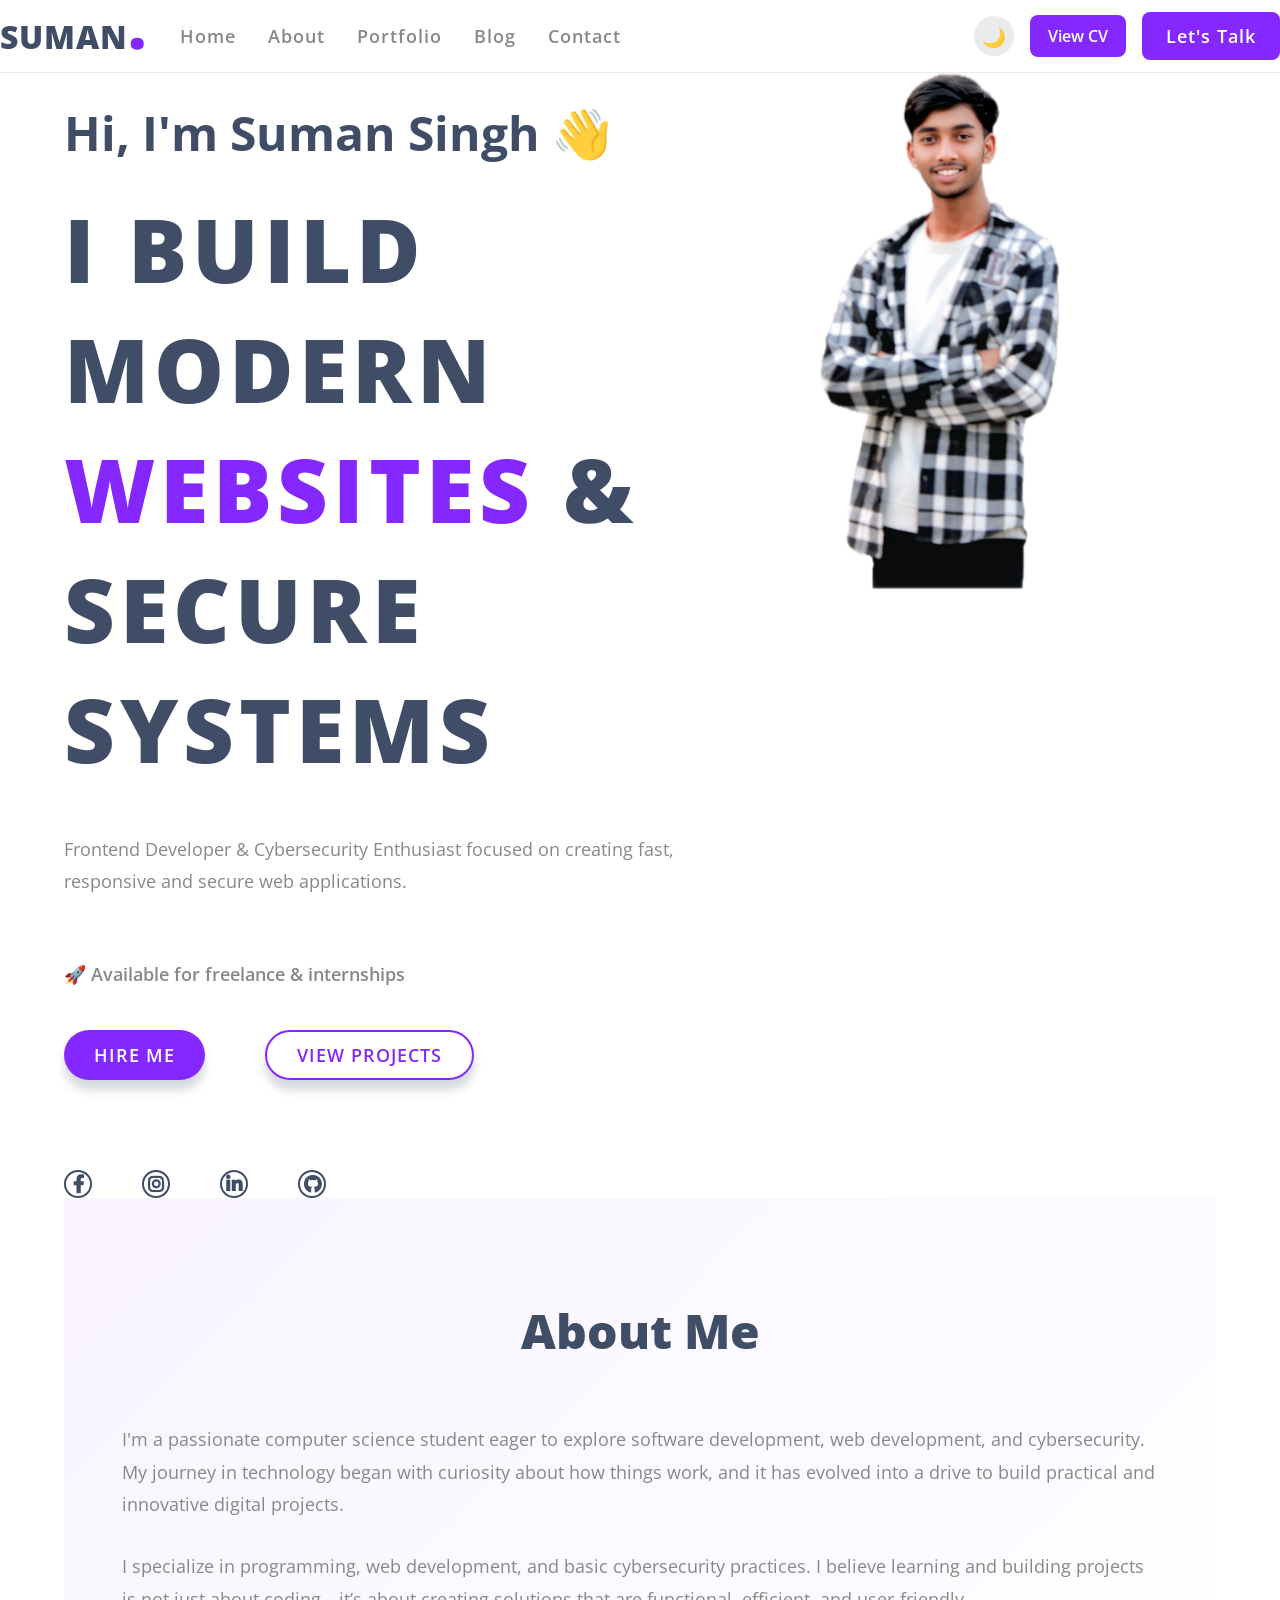
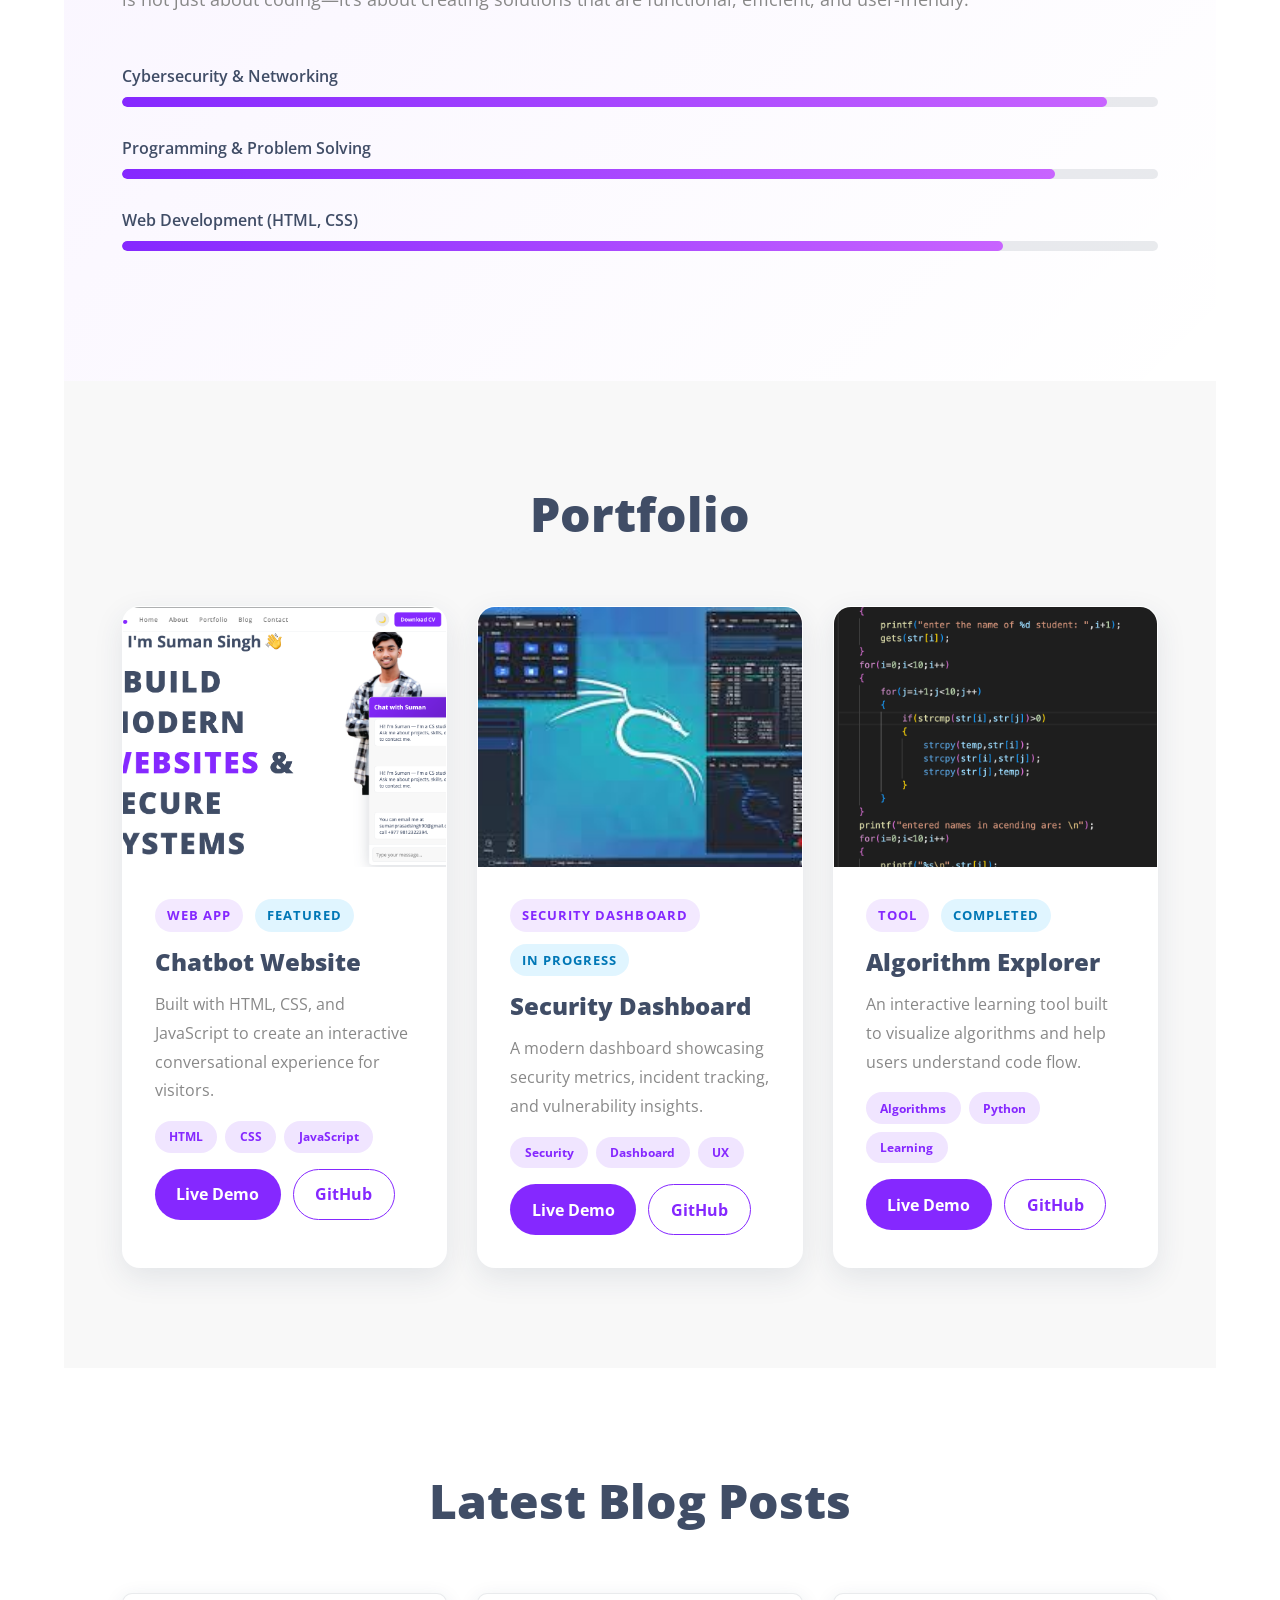
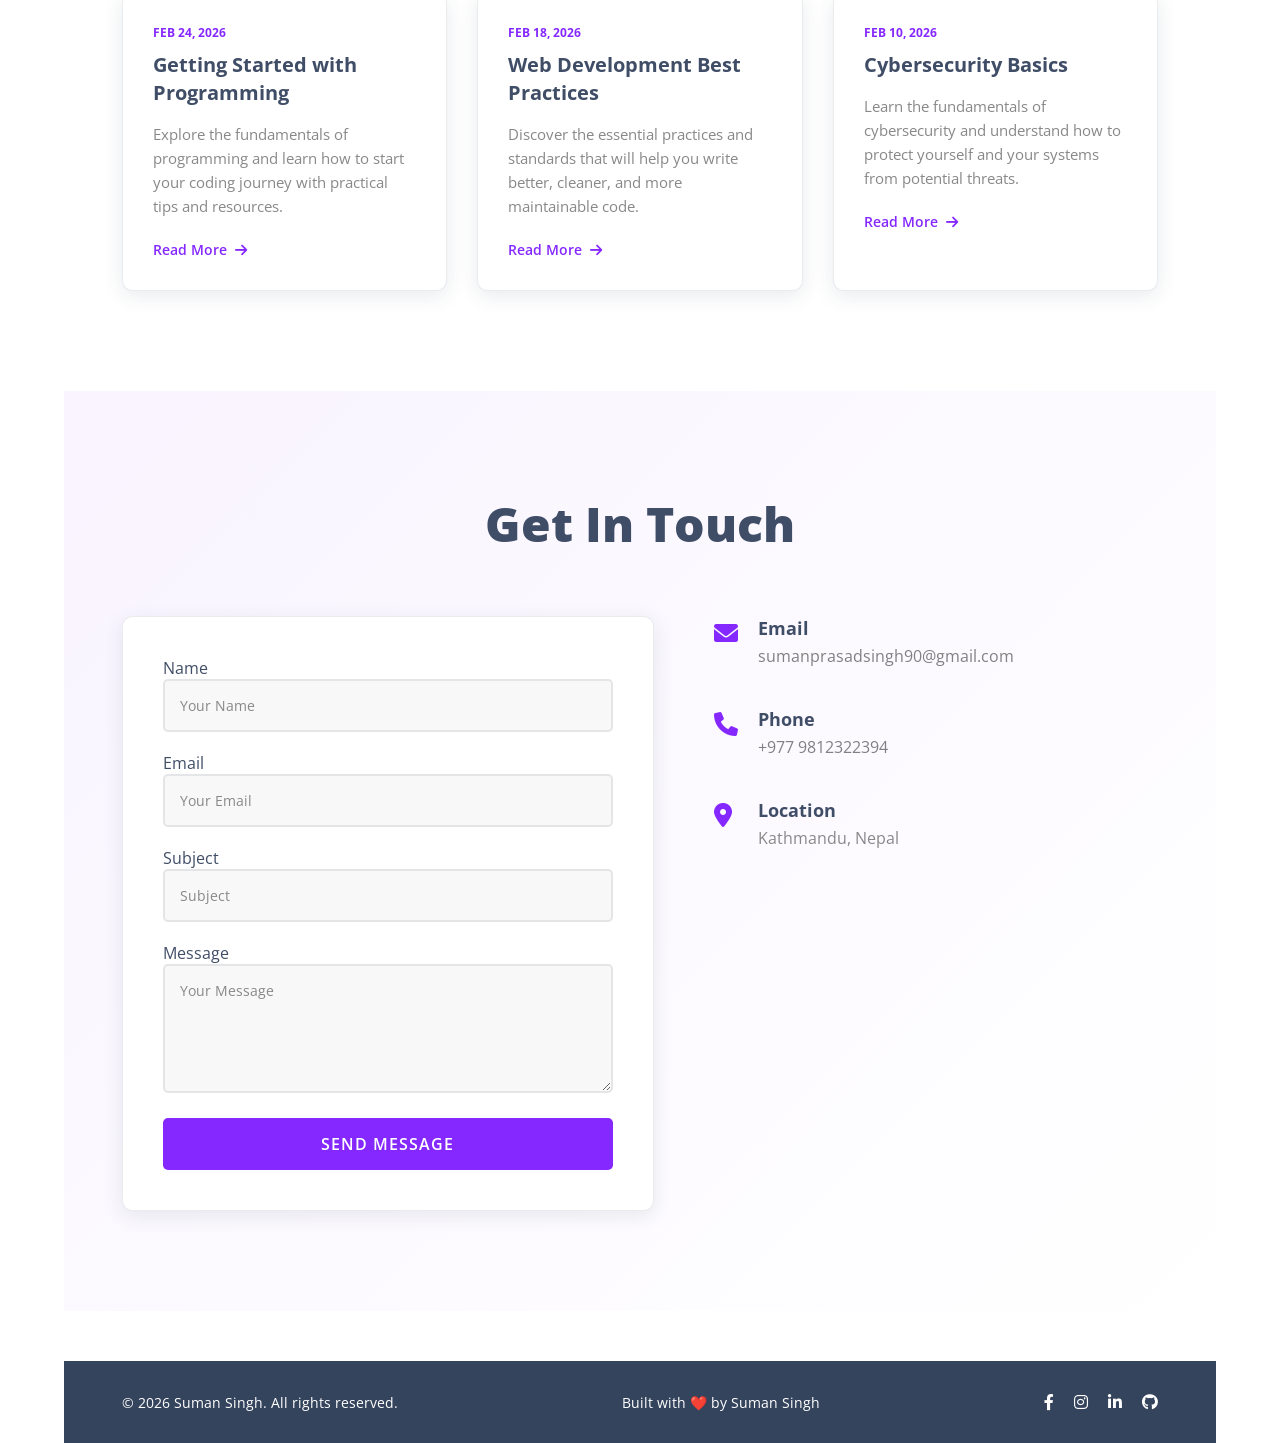
<file: index.html>
<!DOCTYPE html>
<html lang="en">

<head>
  <meta charset="UTF-8">
  <meta name="viewport" content="width=device-width, initial-scale=1.0">
  <meta name="description" content="Suman Singh - Web Developer Portfolio">
  <meta name="keywords" content="web developer, portfolio, Nepal, frontend developer">
  <meta name="author" content="Suman Singh">
  <title>Suman</title>

  <!-- icons -->
  <link rel="stylesheet" href="https://cdnjs.cloudflare.com/ajax/libs/font-awesome/6.0.0-beta3/css/all.min.css">

  <!-- Styles -->
  <link rel="stylesheet" href="styles.css">

</head>

<body>
  <div id="loader">Loading...</div>
  <section id="hero">
    <header>
      <a href="#hero" class="header-logo">Suman<span>.</span></a>
      <button class="mobile-menu-btn" id="mobileMenuBtn" aria-label="Open navigation menu" aria-controls="navMenu" aria-expanded="false">
        <span></span>
        <span></span>
        <span></span>
      </button>
      <nav class="nav-menu" id="navMenu">
        <a href="#hero" class="nav-item">Home</a>
        <a href="#about" class="nav-item">About</a>
        <a href="#portfolio" class="nav-item">Portfolio</a>
        <a href="#blog" class="nav-item">Blog</a>
        <a href="#contact" class="nav-item">Contact</a>
      </nav>
      <div class="header-controls">
        <button class="theme-toggle" id="themeToggle" type="button" aria-label="Toggle dark and light mode">🌙</button>
        <a href="resume.html" class="cv-btn" target="_blank" >View CV</a>
        <button id="talkBtn" class="header-btn">Let's Talk</button>
      </div>
    </header>

    <div class="content">
      <div class="left fade-in">
        <h3>Hi, I'm Suman Singh 👋</h3>
        <h1>I build modern <span>websites</span> & secure systems</h1>
        <p>Frontend Developer & Cybersecurity Enthusiast focused on creating fast, responsive and secure web applications.</p>
        <p class="hero-highlight">🚀 Available for freelance & internships</p>
        <div class="cta-section">
          <button type="button" class="cta-main">Hire Me</button>
          <button type="button" class="cta-secondary">View Projects</button>
        </div>
        <div class="social-section">
          <a href="https://www.facebook.com/5uman" target="_blank" rel="noopener noreferrer"><i class="fa-brands fa-facebook-f"></i></a>
          <a href="https://www.instagram.com/5uman____/" target="_blank" rel="noopener noreferrer"><i class="fa-brands fa-instagram"></i></a>
          <a href="https://www.linkedin.com/in/suman-singh-86ab4b3b0/" target="_blank" rel="noopener noreferrer"><i class="fa-brands fa-linkedin-in"></i></a>
          <a href="https://github.com/5uman" target="_blank" rel="noopener noreferrer"><i class="fa-brands fa-github"></i></a>
        </div>
      </div>

      <div class="right">
        <div class="img-wrap">
          <img class="hero-img" src="pro-pic.png" alt="Suman Singh" loading="lazy">
        </div>
      </div>


    </div>
  </section>

  <!-- About Section -->
  <section id="about">
    <div class="container">
      <h2>About Me</h2>
      <div class="about-content">
        <div class="about-text">
          <p>I'm a passionate computer science student eager to explore software development, web development, and cybersecurity. My journey in technology began with curiosity about how things work, and it has evolved into a drive to build practical and innovative digital projects.</p>
          <p>I specialize in programming, web development, and basic cybersecurity practices. I believe learning and building projects is not just about coding—it’s about creating solutions that are functional, efficient, and user-friendly.</p>
          <div class="skills">
            <div class="skill-item">
              <h4>Cybersecurity & Networking</h4>
              <div class="skill-bar">
                <div class="skill-progress" style="width: 95%"></div>
              </div>
            </div>
            <div class="skill-item">
              <h4>Programming & Problem Solving</h4>
              <div class="skill-bar">
                <div class="skill-progress" style="width: 90%"></div>
              </div>
            </div>
            <div class="skill-item">
              <h4>Web Development (HTML, CSS)</h4>
              <div class="skill-bar">
                <div class="skill-progress" style="width: 85%"></div>
              </div>
            </div>
          </div>
        </div>
      </div>
    </div>
  </section>

  <!-- Portfolio Section -->
  <section id="portfolio">
    <div class="container">
      <h2>Portfolio</h2>
      <div id="portfolioGrid" class="portfolio-grid">
        <article class="portfolio-card fade-in">
          <div class="portfolio-img">
            <img src="project1.png" alt="Chatbot Website" loading="lazy">
          </div>
          <div class="portfolio-info">
            <div class="project-meta">
              <span class="project-type">Web App</span>
              <span class="project-status">Featured</span>
            </div>
            <h3>Chatbot Website</h3>
            <p>Built with HTML, CSS, and JavaScript to create an interactive conversational experience for visitors.</p>
            <div class="portfolio-tags">
              <span>HTML</span>
              <span>CSS</span>
              <span>JavaScript</span>
            </div>
            <div class="project-links">
              <a href="#portfolio" class="link-btn">Live Demo</a>
              <a href="https://github.com/5uman" target="_blank" rel="noopener noreferrer" class="link-btn secondary">GitHub</a>
            </div>
          </div>
        </article>

        <article class="portfolio-card fade-in">
          <div class="portfolio-img">
            <img src="project2.png" alt="Security Dashboard" loading="lazy">
          </div>
          <div class="portfolio-info">
            <div class="project-meta">
              <span class="project-type">Security Dashboard</span>
              <span class="project-status">In Progress</span>
            </div>
            <h3>Security Dashboard</h3>
            <p>A modern dashboard showcasing security metrics, incident tracking, and vulnerability insights.</p>
            <div class="portfolio-tags">
              <span>Security</span>
              <span>Dashboard</span>
              <span>UX</span>
            </div>
            <div class="project-links">
              <a href="#portfolio" class="link-btn">Live Demo</a>
              <a href="https://github.com/5uman" target="_blank" rel="noopener noreferrer" class="link-btn secondary">GitHub</a>
            </div>
          </div>
        </article>

        <article class="portfolio-card fade-in">
          <div class="portfolio-img">
            <img src="project3.png" alt="Algorithm Explorer" loading="lazy">
          </div>
          <div class="portfolio-info">
            <div class="project-meta">
              <span class="project-type">Tool</span>
              <span class="project-status">Completed</span>
            </div>
            <h3>Algorithm Explorer</h3>
            <p>An interactive learning tool built to visualize algorithms and help users understand code flow.</p>
            <div class="portfolio-tags">
              <span>Algorithms</span>
              <span>Python</span>
              <span>Learning</span>
            </div>
            <div class="project-links">
              <a href="#contact" class="link-btn">Live Demo</a>
              <a href="https://github.com/5uman" target="_blank" rel="noopener noreferrer" class="link-btn secondary">GitHub</a>
            </div>
          </div>
        </article>
      </div>
    </div>
  </section>

  <!-- Blog Section -->
  <section id="blog">
    <div class="container">
      <h2>Latest Blog Posts</h2>
      <div class="blog-grid">
        <div class="blog-card">
          <div class="blog-date">Feb 24, 2026</div>
          <h3>Getting Started with Programming</h3>
          <p>Explore the fundamentals of programming and learn how to start your coding journey with practical tips and resources.</p>
          <a href="#" class="read-more">Read More <i class="fa-solid fa-arrow-right"></i></a>
        </div>

        <div class="blog-card">
          <div class="blog-date">Feb 18, 2026</div>
          <h3>Web Development Best Practices</h3>
          <p>Discover the essential practices and standards that will help you write better, cleaner, and more maintainable code.</p>
          <a href="#" class="read-more">Read More <i class="fa-solid fa-arrow-right"></i></a>
        </div>

        <div class="blog-card">
          <div class="blog-date">Feb 10, 2026</div>
          <h3>Cybersecurity Basics</h3>
          <p>Learn the fundamentals of cybersecurity and understand how to protect yourself and your systems from potential threats.</p>
          <a href="#" class="read-more">Read More <i class="fa-solid fa-arrow-right"></i></a>
        </div>
      </div>
    </div>
  </section>

  <!-- Contact Section -->
  <section id="contact">
    <div class="container">
      <h2>Get In Touch</h2>
      <div class="contact-content">
        <div class="contact-form-wrapper">
          <form class="contact-form" id="contactForm" action="https://formspree.io/f/mbdqroao" method="POST">
            <input type="hidden" name="_subject" value="New portfolio message" />
            <div class="form-group">
              <label for="contact-name">Name</label>
              <input id="contact-name" name="name" type="text" placeholder="Your Name" required>
            </div>
            <div class="form-group">
              <label for="contact-email">Email</label>
              <input id="contact-email" name="email" type="email" placeholder="Your Email" required>
            </div>
            <div class="form-group">
              <label for="contact-subject">Subject</label>
              <input id="contact-subject" name="subject" type="text" placeholder="Subject" required>
            </div>
            <div class="form-group">
              <label for="contact-message">Message</label>
              <textarea id="contact-message" name="message" placeholder="Your Message" rows="5" required></textarea>
            </div>
            <button type="submit" class="submit-btn">Send Message</button>
          </form>
        </div>
        <div class="contact-info">
          <div class="info-item">
            <i class="fa-solid fa-envelope"></i>
            <div>
              <h4>Email</h4>
              <a href="mailto:sumanprasadsingh90@gmail.com" style="color: grey; text-decoration: none;">sumanprasadsingh90@gmail.com</a>
            </div>
          </div>
          <div class="info-item">
            <i class="fa-solid fa-phone"></i>
            <div>
              <h4>Phone</h4>
              <a href="tel:+9779812322394" style="color: grey; text-decoration: none;">+977 9812322394</a>
            </div>
          </div>
          <div class="info-item">
            <i class="fa-solid fa-location-dot"></i>
            <div>
              <h4>Location</h4>
              <p>Kathmandu, Nepal</p>
            </div>
          </div>
        </div>
      </div>
    </div>
  </section>

  <!-- Footer -->
  <footer>
    <div class="footer-content">
      <p>&copy; 2026 Suman Singh. All rights reserved.</p>
      <p>Built with ❤️ by Suman Singh</p>
      <div class="footer-social">
        <a href="https://www.facebook.com/5uman" target="_blank"><i class="fa-brands fa-facebook-f"></i></a>
        <a href="https://www.instagram.com/5uman____/" target="_blank"><i class="fa-brands fa-instagram"></i></a>
        <a href="https://www.linkedin.com/in/suman-singh-86ab4b3b0/" target="_blank"><i class="fa-brands fa-linkedin-in"></i></a>
        <a href="https://github.com/5uman" target="_blank"><i class="fa-brands fa-github"></i></a>
      </div>
    </div>
  </footer>

  <script src="script.js"></script>
</body>

</html>
</file>
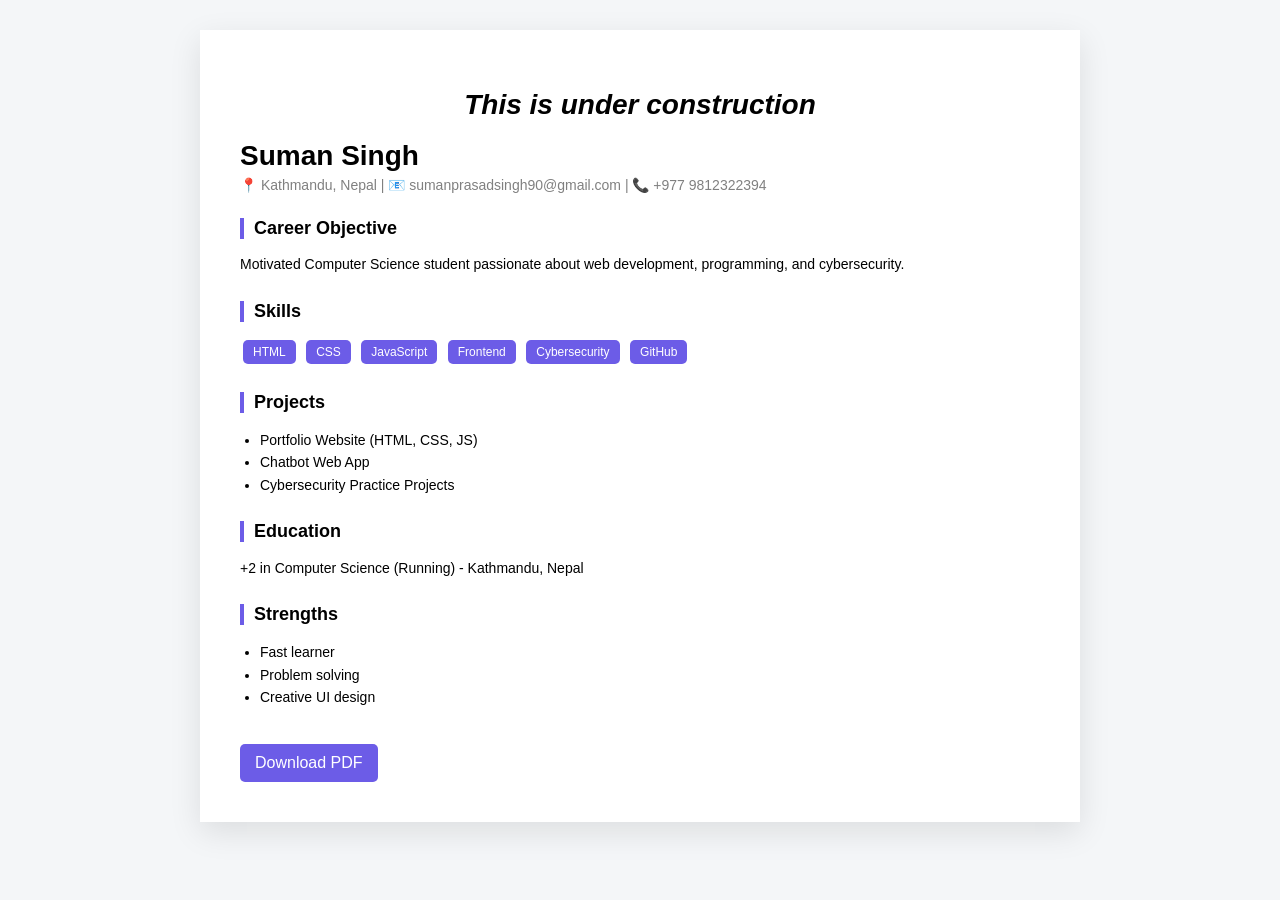
<file: resume.html>
<!DOCTYPE html>
<html lang="en">
<head>
<meta charset="UTF-8">
<title>Suman Singh Resume</title>

<style>
body {
  font-family: Arial, sans-serif;
  margin: 0;
  background: #f4f6f8;
}

.container {
  max-width: 800px;
  margin: 30px auto;
  background: white;
  padding: 40px;
  box-shadow: 0 10px 30px rgba(0,0,0,0.1);
}

/* HEADER */
h1 {
  font-size: 28px;
  margin-bottom: 5px;
}

.contact {
  font-size: 14px;
  color: gray;
  margin-bottom: 20px;
}

/* SECTIONS */
h2 {
  border-left: 4px solid #6c5ce7;
  padding-left: 10px;
  margin-top: 25px;
  font-size: 18px;
}

p, li {
  font-size: 14px;
  line-height: 1.6;
}

ul {
  padding-left: 20px;
}

/* SKILLS BADGES */
.badge {
  display: inline-block;
  background: #6c5ce7;
  color: white;
  padding: 5px 10px;
  margin: 3px;
  border-radius: 5px;
  font-size: 12px;
}

/* BUTTON */
.btn {
  display: inline-block;
  margin-top: 20px;
  padding: 10px 15px;
  background: #6c5ce7;
  color: white;
  text-decoration: none;
  border-radius: 5px;
}
</style>
</head>

<body>

<div class="container">

<h1 align="center"><strong> <i> This is under construction </i></strong></h1>

<h1>Suman Singh</h1>
<div class="contact">
📍 Kathmandu, Nepal | 📧 sumanprasadsingh90@gmail.com | 📞 +977 9812322394
</div>

<h2>Career Objective</h2>
<p>Motivated Computer Science student passionate about web development, programming, and cybersecurity.</p>

<h2>Skills</h2>
<span class="badge">HTML</span>
<span class="badge">CSS</span>
<span class="badge">JavaScript</span>
<span class="badge">Frontend</span>
<span class="badge">Cybersecurity</span>
<span class="badge">GitHub</span>

<h2>Projects</h2>
<ul>
<li>Portfolio Website (HTML, CSS, JS)</li>
<li>Chatbot Web App</li>
<li>Cybersecurity Practice Projects</li>
</ul>

<h2>Education</h2>
<p>+2 in Computer Science (Running) - Kathmandu, Nepal</p>

<h2>Strengths</h2>
<ul>
<li>Fast learner</li>
<li>Problem solving</li>
<li>Creative UI design</li>
</ul>

<a href="resume.html" class="btn" download="suman's resume">Download PDF</a>

</div>

</body>
</html>
</file>
<file: styles.css>
@import url('https://fonts.googleapis.com/css2?family=Open+Sans:ital,wght@0,300..800;1,300..800&display=swap');

/* CSS Variables for Light & Dark Mode */
:root {
  --bg-primary: #ffffff;
  --bg-secondary: #f8f8f8;
  --text-primary: rgba(43, 58, 85, 0.9);
  --text-secondary: #888;
  --accent-primary: rgb(133, 40, 255);
  --accent-hover: rgb(96, 28, 184);
  --border-light: rgba(43, 58, 85, 0.1);
  --shadow-light: rgba(43, 58, 85, 0.1);
  --shadow-dark: rgba(43, 58, 85, 0.2);
  --header-bg: transparent;
}

#loader {
  position: fixed;
  top: 0;
  left: 0;
  width: 100%;
  height: 100%;
  background: white;
  display: flex;
  align-items: center;
  justify-content: center;
  z-index: 9999;
  font-size: 1.25rem;
  color: var(--text-primary);
  opacity: 1;
  transition: opacity 0.3s ease;
}

#loader::after {
  content: '';
  width: 48px;
  height: 48px;
  border: 5px solid rgba(133, 40, 255, 0.2);
  border-top-color: rgb(133, 40, 255);
  border-radius: 50%;
  animation: spinner 0.8s linear infinite;
  position: absolute;
}

@keyframes spinner {
  to { transform: rotate(360deg); }
}

.hero-highlight {
  color: var(--accent-primary);
  font-weight: 600;
  margin-top: 10px;
}

html.dark-mode,
body.dark {
  --bg-primary: #111;
  --bg-secondary: #1a1a1a;
  --text-primary: #ffffff;
  --text-secondary: #cccccc;
  --accent-primary: rgb(170, 100, 255);
  --accent-hover: rgb(200, 130, 255);
  --border-light: rgba(255, 255, 255, 0.1);
  --shadow-light: rgba(0, 0, 0, 0.3);
  --shadow-dark: rgba(0, 0, 0, 0.5);
  --header-bg: rgba(26, 26, 26, 0.95);
}

body.dark header {
  background: #111;
  box-shadow: 0 5px 20px rgba(0, 0, 0, 0.4);
}

header,
header a,
header h1,
header h2,
header h3 {
  color: var(--text-primary);
}

* {
  padding: 0;
  margin: 0;
  border: none;
  box-sizing: border-box;
  font-family: "Open Sans", sans-serif;
  scroll-behavior: smooth;
}

button:focus,
a:focus,
input:focus,
textarea:focus {
  outline: 2px solid var(--accent-primary);
  outline-offset: 3px;
}

body {
  padding: 80px 5% 0;
  background: var(--bg-primary);
  color: var(--text-primary);
  transition: background 0.3s, color 0.3s;
}

#hero {
  min-height: 100vh;
}

header {
  display: flex;
  align-items: center;
  justify-content: space-between;
  gap: 0;
  padding: 0.75rem 0;
  animation: topIn 1.4s ease-in-out forwards;
  opacity: 0;
  animation-delay: 0.2s;
  position: fixed;
  top: 0;
  left: 0;
  width: 100%;
  z-index: 1000;
  background: white;
  backdrop-filter: blur(10px);
  border-bottom: 1px solid var(--border-light);
  transition: all 0.3s ease;
}

header.scrolled {
  box-shadow: 0 5px 20px rgba(0, 0, 0, 0.1);
  backdrop-filter: blur(10px);
}

.mobile-menu-btn {
  display: none;
  flex-direction: column;
  background: none;
  border: none;
  cursor: pointer;
  gap: 0.35rem;
  flex-shrink: 0;
}

.mobile-menu-btn span {
  width: 1.5rem;
  height: 0.2rem;
  background-color: var(--text-primary);
  transition: all 0.3s ease;
  border-radius: 0.1rem;
}

.mobile-menu-btn.active span:nth-child(1) {
  transform: rotate(45deg) translate(0.45rem, 0.65rem);
}

.mobile-menu-btn.active span:nth-child(2) {
  opacity: 0;
}

.mobile-menu-btn.active span:nth-child(3) {
  transform: rotate(-45deg) translate(0.45rem, -0.65rem);
}

.header-logo {
  font-size: clamp(1.5rem, 2.5vw, 2rem);
  font-weight: 800;
  letter-spacing: 1px;
  text-transform: uppercase;
  color: var(--text-primary);
  white-space: nowrap;
  margin-right: 2rem;
  flex-shrink: 0;
  text-decoration: none;
}

.header-logo span {
  font-size: clamp(3rem, 5vw, 4.5rem);
  color: var(--accent-primary);
  line-height: 0.2;
}

.nav-menu {
  flex: 1;
  display: flex;
  align-items: center;
  gap: 2rem;
  padding: 1.25rem 0;
}

.nav-item {
  font-size: clamp(0.9rem, 2vw, 1.125rem);
  font-weight: 600;
  letter-spacing: 1px;
  color: var(--text-secondary);
  transition: 0.3s;
  cursor: pointer;
  text-transform: capitalize;
  white-space: nowrap;
  text-decoration: none;
}

.nav-item:hover {
  color: var(--accent-primary);
}

.header-controls {
  display: flex;
  gap: 1rem;
  align-items: center;
  flex-shrink: 0;
}

.theme-toggle {
  background: var(--border-light);
  color: var(--text-primary);
  border: none;
  width: 2.5rem;
  height: 2.5rem;
  border-radius: 50%;
  cursor: pointer;
  display: flex;
  align-items: center;
  justify-content: center;
  font-size: 1.2rem;
  transition: all 0.3s;
}

.theme-toggle:hover {
  background: var(--accent-primary);
  color: white;
  transform: scale(1.1);
}

.header-btn {
  font-size: clamp(0.875rem, 2vw, 1.125rem);
  font-weight: 600;
  letter-spacing: 1px;
  background-color: var(--accent-primary);
  color: white;
  height: 3rem;
  padding: 0 1.5rem;
  border-radius: 8px;
  cursor: pointer;
  transition: transform 0.3s ease, background-color 0.3s ease;
  text-decoration: none;
  display: inline-flex;
  align-items: center;
  justify-content: center;
  white-space: nowrap;
  flex-shrink: 0;
}

.cv-btn {
  background: var(--accent-primary);
  color: white;
  padding: 10px 18px;
  border-radius: 8px;
  text-decoration: none;
  font-weight: 600;
  transition: 0.3s ease;
  display: inline-block;
}

.header-btn:hover,
.cv-btn:hover {
  background-color: var(--accent-hover);
  transform: translateY(-2px);
}

.content {
  display: grid;
  grid-template-columns: 1.2fr 1fr;
  gap: 2rem;
  align-items: center;
}

.left {
  display: flex;
  flex-direction: column;
  justify-content: flex-start;
  gap: 2.5rem;
  height: auto;
  padding-top: 20px;
}

.content h3 {
  font-size: clamp(1.75rem, 6vw, 3rem);
  color: var(--text-primary);
  animation: bottomIn 1.4s ease-in-out forwards;
  opacity: 0;
  animation-delay: 0.2s;
}

.content h1 {
  font-size: clamp(2.5rem, 10vw, 5.5rem);
  color: var(--text-primary);
  text-transform: uppercase;
  font-weight: 800;
  letter-spacing: clamp(2px, 1vw, 5px);
  margin: clamp(-1rem, -5vw, -2.5rem) 0;
  animation: bottomIn 1.4s ease-in-out forwards;
  opacity: 0;
  animation-delay: 0.3s;
}

h1 span {
  color: var(--accent-primary);
}

.content p {
  font-size: clamp(0.9rem, 2.5vw, 1.125rem);
  line-height: 1.8;
  color: var(--text-secondary);
  margin-top: 1.25rem;
  animation: bottomIn 1.4s ease-in-out forwards;
  opacity: 0;
  animation-delay: 0.4s;
}

.cta-section {
  display: flex;
  align-items: center;
  gap: clamp(1rem, 5vw, 3.75rem);
  flex-wrap: wrap;
}

.cta-section button,
.cta-section .cta-secondary {
  font-size: clamp(0.85rem, 2vw, 1.125rem);
  font-weight: 600;
  letter-spacing: 1px;
  text-transform: uppercase;
  height: 3.125rem;
  padding: 0 clamp(1rem, 5vw, 1.875rem);
  cursor: pointer;
  transition: 0.3s;
  border-radius: 999px;
  box-shadow: 0 10px 10px var(--shadow-dark);
  animation: bottomIn 1.4s ease-in-out forwards;
  opacity: 0;
  animation-delay: 0.5s;
  min-width: fit-content;
}

.cta-main {
  background: var(--accent-primary);
  color: white;
  border: none;
  transition: transform 0.25s ease, background-color 0.25s ease, color 0.25s ease;
}

.cta-secondary {
  background: transparent;
  color: var(--accent-primary);
  border: 2px solid var(--accent-primary);
  transition: transform 0.25s ease, background-color 0.25s ease, color 0.25s ease;
}

.cta-section button:hover,
.cta-section .cta-secondary:hover {
  background-color: var(--accent-primary);
  color: white;
  transform: translateY(-3px);
}

.right {
  position: relative;
}

.hero-img {
  max-width: 650px;
  width: 100%;
  height: auto;
  position: absolute;
  bottom: 50px;
  right: 0;
  animation: imgIn 1.4s ease-in-out forwards;
  animation-delay: 0.2s;
  opacity: 0;
  object-fit: contain;
  pointer-events: none;
  z-index: 0;
}

.social-section {
  display: flex;
  align-items: center;
  gap: clamp(2rem, 5vw, 3.125rem);
  margin-top: 3.125rem;
  flex-wrap: wrap;
}

.social-section a {
  text-decoration: none;
}

.social-section i {
  font-size: clamp(1rem, 3vw, 1.125rem);
  font-weight: 600;
  border: 2px solid var(--text-primary);
  display: flex;
  align-items: center;
  justify-content: center;
  height: clamp(1.5rem, 4vw, 1.75rem);
  width: clamp(1.5rem, 4vw, 1.75rem);
  padding: clamp(0.3rem, 1vw, 0.5rem);
  border-radius: 25px;
  color: var(--text-primary);
  cursor: pointer;
  transition: 0.3s;
  animation: bottomIn 1.4s ease-in-out forwards;
  opacity: 0;
  animation-delay: 0.6s;
}

.social-section i:hover {
  color: var(--accent-primary);
  border-color: var(--accent-primary);
  transform: scale(1.1);
}

.img-wrap {
  width: 100%;
  height: auto;
  display: flex;
  align-items: center;
  justify-content: center;
  overflow: hidden;
}

/* Animation */
@keyframes bottomIn {
  from {
    transform: translateY(250px);
  }
  to {
    transform: translateY(0);
    opacity: 1;
  }
}

@keyframes topIn {
  from {
    transform: translateY(-100px);
  }
  to {
    transform: translateY(0);
    opacity: 1;
  }
}

@keyframes imgIn {
  from {
    transform: translateY(250px) scale(0.8);
  }
  to {
    transform: translateY(0) scale(1);
    opacity: 1;
  }
}

/* Container */
.container {
  max-width: 1200px;
  margin: 0 auto;
  padding: 0 5%;
}

/* About Section */
#about {
  padding: clamp(3rem, 15vw, 6.25rem) 0;
  background: linear-gradient(135deg, rgba(133, 40, 255, 0.05) 0%, rgba(255, 255, 255, 0) 100%);
}

#about h2 {
  font-size: clamp(1.75rem, 6vw, 3rem);
  color: var(--text-primary);
  margin-bottom: clamp(2rem, 10vw, 3.75rem);
  text-align: center;
  font-weight: 800;
}

.about-content {
  display: grid;
  grid-template-columns: 1fr;
}

.about-text p {
  font-size: clamp(0.95rem, 2.5vw, 1.125rem);
  line-height: 1.8;
  color: var(--text-secondary);
  margin-bottom: clamp(1.5rem, 5vw, 1.875rem);
}

.skills {
  margin-top: clamp(2rem, 8vw, 3.125rem);
}

.skill-item {
  margin-bottom: clamp(1.5rem, 5vw, 1.875rem);
}

.skill-item h4 {
  font-size: clamp(0.9rem, 2vw, 1rem);
  font-weight: 600;
  color: var(--text-primary);
  margin-bottom: 0.625rem;
}

.skill-bar {
  height: 10px;
  background-color: var(--border-light);
  border-radius: 5px;
  overflow: hidden;
}

.skill-progress {
  height: 100%;
  background: linear-gradient(90deg, var(--accent-primary), rgb(200, 100, 255));
  border-radius: 5px;
  transition: width 2s ease-out;
}

/* Blog Section */
#blog {
  padding: clamp(3rem, 15vw, 6.25rem) 0;
}

#blog h2 {
  font-size: clamp(1.75rem, 6vw, 3rem);
  color: var(--text-primary);
  margin-bottom: clamp(2rem, 10vw, 3.75rem);
  text-align: center;
  font-weight: 800;
}

.blog-grid {
  display: grid;
  grid-template-columns: repeat(auto-fit, minmax(280px, 1fr));
  gap: clamp(1.5rem, 5vw, 1.875rem);
}

.blog-card {
  background: var(--bg-primary);
  border-radius: 10px;
  padding: clamp(1.5rem, 5vw, 1.875rem);
  box-shadow: 0 5px 20px var(--shadow-light);
  transition: all 0.3s ease;
  border: 1px solid var(--border-light);
}

.blog-card:hover {
  transform: translateY(-10px);
  box-shadow: 0 15px 40px rgba(133, 40, 255, 0.2);
}

.blog-date {
  color: var(--accent-primary);
  font-size: clamp(0.7rem, 2vw, 0.75rem);
  font-weight: 700;
  text-transform: uppercase;
  margin-bottom: 0.625rem;
}

.blog-card h3 {
  font-size: clamp(1rem, 3vw, 1.25rem);
  font-weight: 700;
  color: var(--text-primary);
  margin-bottom: 0.938rem;
  line-height: 1.4;
}

.blog-card p {
  font-size: clamp(0.85rem, 2vw, 0.938rem);
  color: var(--text-secondary);
  line-height: 1.6;
  margin-bottom: 1.25rem;
}

.read-more {
  color: var(--accent-primary);
  text-decoration: none;
  font-weight: 600;
  font-size: clamp(0.8rem, 2vw, 0.875rem);
  display: inline-flex;
  align-items: center;
  gap: 0.5rem;
  transition: 0.3s;
}

.read-more:hover {
  gap: 0.75rem;
}

/* Contact Section */
#contact {
  padding: clamp(3rem, 15vw, 6.25rem) 0;
  background: linear-gradient(135deg, rgba(133, 40, 255, 0.05) 0%, rgba(255, 255, 255, 0) 100%);
}

#contact h2 {
  font-size: clamp(1.75rem, 6vw, 3rem);
  color: var(--text-primary);
  margin-bottom: clamp(2rem, 10vw, 3.75rem);
  text-align: center;
  font-weight: 800;
}

.contact-content {
  display: grid;
  grid-template-columns: 1.2fr 1fr;
  gap: clamp(2rem, 8vw, 3.75rem);
  align-items: start;
}

.contact-form-wrapper {
  background: var(--bg-primary);
  padding: clamp(1.5rem, 5vw, 2.5rem);
  border-radius: 10px;
  box-shadow: 0 5px 20px var(--shadow-light);
  border: 1px solid var(--border-light);
}

.form-group {
  margin-bottom: clamp(1rem, 3vw, 1.25rem);
}

.form-group input,
.form-group textarea {
  width: 100%;
  padding: clamp(0.75rem, 2vw, 0.938rem);
  border: 2px solid var(--border-light);
  border-radius: 5px;
  font-size: clamp(0.85rem, 2vw, 0.875rem);
  font-family: "Open Sans", sans-serif;
  transition: border-color 0.3s;
  background-color: var(--bg-secondary);
  color: var(--text-primary);
  min-height: 2.5rem;
}

.form-group input::placeholder,
.form-group textarea::placeholder {
  color: var(--text-secondary);
}

.form-group input:focus,
.form-group textarea:focus {
  border-color: var(--accent-primary);
  background-color: var(--bg-primary);
}

.submit-btn {
  width: 100%;
  padding: clamp(0.875rem, 2vw, 0.938rem);
  background-color: var(--accent-primary);
  color: white;
  border: none;
  border-radius: 5px;
  font-size: clamp(0.85rem, 2vw, 1rem);
  font-weight: 600;
  cursor: pointer;
  transition: 0.3s;
  text-transform: uppercase;
  letter-spacing: 1px;
  min-height: 3rem;
}

.submit-btn:hover {
  background-color: var(--accent-hover);
  transform: translateY(-2px);
  box-shadow: 0 10px 20px rgba(133, 40, 255, 0.3);
}

.contact-info {
  display: flex;
  flex-direction: column;
  gap: clamp(1.5rem, 5vw, 2.5rem);
}

.info-item {
  display: flex;
  gap: clamp(1rem, 3vw, 1.25rem);
  align-items: flex-start;
}

.info-item i {
  font-size: clamp(1.5rem, 4vw, 1.5rem);
  color: var(--accent-primary);
  margin-top: 0.313rem;
  min-width: 1.5rem;
}

.info-item h4 {
  font-size: clamp(1rem, 3vw, 1.125rem);
  font-weight: 700;
  color: var(--text-primary);
  margin-bottom: 0.313rem;
}

.info-item p {
  font-size: clamp(0.9rem, 2.5vw, 1rem);
  color: var(--text-secondary);
}

.contact-info a {
  color: var(--text-secondary);
  text-decoration: none;
  transition: 0.3s;
}

.contact-info a:hover {
  color: var(--accent-primary);
  font-weight: 600;
}

/* Portfolio Section */
#portfolio {
  padding: clamp(3rem, 15vw, 6.25rem) 0;
  background-color: var(--bg-secondary);
}

#portfolio h2 {
  font-size: clamp(1.75rem, 6vw, 3rem);
  color: var(--text-primary);
  margin-bottom: clamp(2rem, 10vw, 3.75rem);
  text-align: center;
  font-weight: 800;
}

.portfolio-grid {
  display: grid;
  grid-template-columns: repeat(auto-fit, minmax(320px, 1fr));
  gap: clamp(1.5rem, 5vw, 1.875rem);
}

.portfolio-card {
  background: var(--bg-primary);
  border-radius: 18px;
  overflow: hidden;
  box-shadow: 0 10px 30px var(--shadow-light);
  transition: transform 0.3s ease, box-shadow 0.3s ease, border-color 0.3s ease;
  border: 1px solid transparent;
}

.portfolio-card:hover {
  transform: translateY(-12px);
  box-shadow: 0 20px 50px rgba(133, 40, 255, 0.18);
  border-color: var(--accent-primary);
}

.portfolio-img {
  width: 100%;
  height: clamp(180px, 30vw, 260px);
  overflow: hidden;
}

.portfolio-img img {
  width: 100%;
  height: 100%;
  object-fit: cover;
  display: block;
}

.placeholder-img {
  width: 100%;
  height: 100%;
  display: flex;
  align-items: center;
  justify-content: center;
  color: white;
  font-size: clamp(2rem, 8vw, 3rem);
  transition: transform 0.3s ease, filter 0.3s ease;
}

.portfolio-card:hover .placeholder-img {
  transform: scale(1.05);
  filter: brightness(1.05);
}

.portfolio-info {
  padding: clamp(1.5rem, 4vw, 2rem);
}

.project-meta {
  display: flex;
  flex-wrap: wrap;
  align-items: center;
  gap: 0.75rem;
  margin-bottom: 0.85rem;
}

.project-type,
.project-status {
  display: inline-flex;
  align-items: center;
  gap: 0.25rem;
  font-size: 0.8rem;
  font-weight: 700;
  text-transform: uppercase;
  letter-spacing: 0.08em;
  padding: 0.45rem 0.75rem;
  border-radius: 999px;
}

.project-type {
  background: rgba(133, 40, 255, 0.1);
  color: var(--accent-primary);
}

.project-status {
  background: rgba(0, 168, 255, 0.12);
  color: #0077b6;
}

.portfolio-info h3 {
  font-size: clamp(1.2rem, 3vw, 1.5rem);
  font-weight: 800;
  color: var(--text-primary);
  margin-bottom: 0.75rem;
}

.portfolio-info p {
  font-size: clamp(0.9rem, 2vw, 1rem);
  color: var(--text-secondary);
  line-height: 1.8;
  margin-bottom: 1rem;
}

.portfolio-tags {
  display: flex;
  gap: 0.5rem;
  flex-wrap: wrap;
  margin-bottom: 1rem;
}

.portfolio-tags span {
  background-color: rgba(133, 40, 255, 0.12);
  color: var(--accent-primary);
  padding: 0.45rem 0.9rem;
  border-radius: 999px;
  font-size: 0.75rem;
  font-weight: 700;
}

.project-highlight {
  font-size: 0.9rem;
  color: var(--text-primary);
  margin-bottom: 1.25rem;
  background: rgba(133, 40, 255, 0.05);
  padding: 1rem;
  border-radius: 12px;
}

.project-detail-row {
  display: flex;
  flex-wrap: wrap;
  gap: 0.75rem;
  margin-bottom: 1.25rem;
}

.project-detail-item {
  background: rgba(133, 40, 255, 0.08);
  color: var(--text-primary);
  padding: 0.85rem 1rem;
  border-radius: 14px;
  font-size: 0.85rem;
  min-width: 160px;
  line-height: 1.4;
}

.project-detail-item strong {
  color: var(--accent-primary);
}

.project-links {
  display: flex;
  gap: 0.75rem;
  flex-wrap: wrap;
}

.link-btn {
  display: inline-flex;
  align-items: center;
  justify-content: center;
  padding: 0.85rem 1.35rem;
  border-radius: 999px;
  text-decoration: none;
  font-weight: 700;
  color: white;
  background: var(--accent-primary);
  transition: background 0.3s ease, transform 0.3s ease;
}

.link-btn:hover {
  transform: translateY(-1px);
  background: var(--accent-hover);
}

.link-btn.secondary {
  background: transparent;
  color: var(--accent-primary);
  border: 1px solid var(--accent-primary);
}

.fade-in {
  opacity: 0;
  transform: translateY(30px);
  transition: opacity 0.6s ease, transform 0.6s ease;
}

.fade-in.show {
  opacity: 1;
  transform: translateY(0);
}

.link-btn.secondary:hover {
  background: var(--accent-primary);
  color: white;
}


@media (max-width: 900px) {
}

/* Chatbot Modal */
#chatbot-modal {
  display: none;
  position: fixed;
  bottom: clamp(1rem, 2vw, 1.25rem);
  right: clamp(1rem, 2vw, 1.25rem);
  width: clamp(280px, 90vw, 350px);
  height: 500px;
  background: var(--bg-primary);
  border-radius: 10px;
  box-shadow: 0 5px 40px var(--shadow-dark);
  flex-direction: column;
  z-index: 9999;
  border: 1px solid var(--border-light);
  transform: scale(0.95);
  opacity: 0;
  transition: transform 0.25s ease, opacity 0.25s ease;
}

#chatbot-modal.show {
  display: flex;
  transform: scale(1);
  opacity: 1;
}

@keyframes slideUp {
  from {
    transform: translateY(20px);
    opacity: 0;
  }
  to {
    transform: translateY(0);
    opacity: 1;
  }
}

.chatbot-container {
  display: flex;
  flex-direction: column;
  height: 100%;
  border-radius: 10px;
  overflow: hidden;
}

.chatbot-header {
  background: linear-gradient(135deg, var(--accent-primary), var(--accent-hover));
  color: white;
  padding: clamp(0.75rem, 2vw, 0.938rem);
  display: flex;
  justify-content: space-between;
  align-items: center;
}

.chatbot-header h3 {
  margin: 0;
  font-size: clamp(1rem, 2.5vw, 1.125rem);
}

.typing::after {
  content: "...";
  animation: blink 1s infinite;
}

@keyframes blink {
  0% { opacity: 0; }
  50% { opacity: 1; }
  100% { opacity: 0; }
}

.quick-replies {
  display: flex;
  flex-wrap: wrap;
  gap: 0.5rem;
  padding: 0 1rem 1rem;
}

.quick-reply {
  background: transparent;
  color: var(--accent-primary);
  border: 1px solid var(--accent-primary);
  border-radius: 999px;
  padding: 0.6rem 0.9rem;
  cursor: pointer;
  font-weight: 700;
}

.quick-reply:hover {
  background: var(--accent-primary);
  color: white;
}

.close-chat {
  background: none;
  border: none;
  color: white;
  font-size: clamp(1.5rem, 3vw, 1.75rem);
  cursor: pointer;
  padding: 0;
  width: 1.875rem;
  height: 1.875rem;
  display: flex;
  align-items: center;
  justify-content: center;
}

.close-chat:hover {
  opacity: 0.8;
}

.chatbot-messages {
  flex: 1;
  overflow-y: auto;
  padding: clamp(0.75rem, 2vw, 0.938rem);
  background: var(--bg-secondary);
  display: flex;
  flex-direction: column;
  gap: 0.625rem;
}

.message {
  max-width: 85%;
  padding: clamp(0.5rem, 1.5vw, 0.625rem) clamp(0.75rem, 2vw, 0.938rem);
  border-radius: 8px;
  font-size: clamp(0.8rem, 2vw, 0.875rem);
  line-height: 1.4;
  word-wrap: break-word;
}

.bot-message {
  background: var(--bg-primary);
  color: var(--text-primary);
  align-self: flex-start;
  border: 1px solid var(--border-light);
}

.user-message {
  background: var(--accent-primary);
  color: white;
  align-self: flex-end;
}

.chatbot-input-area {
  display: flex;
  padding: clamp(0.5rem, 1.5vw, 0.625rem);
  gap: 0.5rem;
  border-top: 1px solid var(--border-light);
  background: var(--bg-primary);
}

#user-input {
  flex: 1;
  padding: clamp(0.5rem, 1.5vw, 0.625rem);
  border: 1px solid var(--border-light);
  border-radius: 5px;
  font-size: clamp(0.8rem, 2vw, 0.875rem);
  font-family: "Open Sans", sans-serif;
  background-color: var(--bg-secondary);
  color: var(--text-primary);
  min-height: 2rem;
}

#user-input::placeholder {
  color: var(--text-secondary);
}

#user-input:focus {
  outline: none;
  border-color: var(--accent-primary);
  background-color: var(--bg-primary);
}

#send-btn {
  padding: clamp(0.5rem, 1.5vw, 0.625rem) clamp(1rem, 3vw, 1.25rem);
  background: var(--accent-primary);
  color: white;
  border: none;
  border-radius: 5px;
  cursor: pointer;
  font-weight: 600;
  transition: 0.3s;
  font-size: clamp(0.75rem, 2vw, 0.875rem);
  min-height: 2rem;
}

#send-btn:hover {
  background: var(--accent-hover);
}

/* Footer */
footer {
  background-color: rgba(43, 58, 85, 0.95);
  padding: clamp(1.5rem, 3vw, 1.875rem) 0;
  margin-top: clamp(2rem, 8vw, 3.125rem);
}

.footer-content {
  display: flex;
  justify-content: space-between;
  align-items: center;
  max-width: 1200px;
  margin: 0 auto;
  padding: 0 5%;
  color: white;
  flex-wrap: wrap;
  gap: 1rem;
}

.footer-content p {
  font-size: clamp(0.75rem, 2vw, 0.875rem);
}

.footer-social {
  display: flex;
  gap: clamp(1rem, 3vw, 1.25rem);
}

.footer-social a {
  color: white;
  text-decoration: none;
  font-size: clamp(1rem, 2vw, 1rem);
  transition: 0.3s;
}

.footer-social a:hover {
  color: var(--accent-primary);
  transform: scale(1.2);
}

/* Success Message */
.success-message,
.error-message {
  padding: 15px;
  border-radius: 5px;
  margin-bottom: 20px;
  display: none;
  text-align: center;
  color: white;
}

.success-message {
  background-color: #4caf50;
}

.error-message {
  background-color: #e74c3c;
}

.success-message.show,
.error-message.show {
  display: block;
  animation: slideIn 0.3s ease-out;
}

@keyframes slideIn {
  from {
    transform: translateY(-20px);
    opacity: 0;
  }
  to {
    transform: translateY(0);
    opacity: 1;
  }
}

/* ============================================
   RESPONSIVE DESIGN - MOBILE FIRST APPROACH
   ============================================ */

/* Mobile Devices: Extra Small (320px - 479px) */
@media screen and (max-width: 479px) {
  body {
    padding: 80px 4% 0;
  }

  #hero {
    height: auto;
    min-height: 100vh;
    overflow: visible;
  }

  header {
    flex-direction: row;
    gap: 0.5rem;
    align-items: center;
    justify-content: space-between;
    position: fixed;
    top: 0;
    left: 0;
    width: 100%;
    background: white;
    z-index: 1000;
  }

  .mobile-menu-btn {
    display: flex;
    order: 3;
    width: 2.2rem;
    height: 2.2rem;
  }

  .mobile-menu-btn span {
    width: 1.25rem;
    height: 0.18rem;
  }

  .header-logo {
    order: 1;
    margin-right: 0;
    font-size: clamp(0.95rem, 3vw, 1.2rem);
  }

  .header-controls {
    order: 2;
    position: absolute;
    left: 50%;
    transform: translateX(-50%);
    margin: 0;
    gap: 0.08rem;
    justify-content: center;
    max-width: calc(100% - 5rem);
    min-width: 0;
    display: flex;
    align-items: center;
  }

  .theme-toggle {
    width: 2rem;
    height: 2rem;
  }

  .header-btn,
  .cv-btn {
    padding: 0 0.75rem;
    min-width: auto;
    height: 2.6rem;
    font-size: 0.9rem;
  }

  .nav-menu {
    position: absolute;
    top: 100%;
    left: 0;
    right: 0;
    flex-direction: column;
    background: var(--bg-primary);
    padding: 1rem;
    gap: 0.5rem;
    box-shadow: 0 5px 20px var(--shadow-light);
    display: none !important;
    z-index: 999;
    width: 100vw;
    margin-left: -4%;
  }

  .nav-menu.active {
    display: flex !important;
  }

  .header-logo {
    font-size: clamp(1.2rem, 3vw, 1.5rem);
  }

  .header-logo span {
    font-size: clamp(2.5rem, 6vw, 3.5rem);
  }

  .content {
    display: flex;
    flex-direction: column;
    gap: 1.5rem;
  }

  .left {
    gap: 1.5rem;
    height: auto;
  }

  .content h1 {
    margin: -0.5rem 0;
  }

  .cta-section {
    flex-direction: column;
    gap: 1rem;
    width: 100%;
  }

  .cta-section button {
    width: 100%;
    min-height: 3rem;
  }

  .right {
    display: none;
  }

  .hero-img {
    display: block;
    width: 80%;
    position: static;
  }

  .social-section {
    gap: 1rem;
  }

  .container {
    padding: 0 4%;
  }

  .footer-content {
    padding: 0 4%;
    flex-direction: column;
  }

  #chatbot-modal {
    width: calc(100vw - 2rem);
    height: 400px;
  }
}

/* Small Devices: Mobile (480px - 639px) */
@media screen and (max-width: 639px) {
  body {
    padding: 80px 4% 0;
  }

  header {
    gap: 0.5rem;
    justify-content: space-between;
    position: fixed;
    top: 0;
    left: 0;
    width: 100%;
    background: white;
    z-index: 1000;
  }

  .mobile-menu-btn {
    display: flex;
    order: 3;
    width: 2.3rem;
    height: 2.3rem;
  }

  .mobile-menu-btn span {
    width: 1.35rem;
    height: 0.18rem;
  }

  .header-logo {
    order: 1;
    margin-right: 0;
    font-size: clamp(1rem, 3vw, 1.3rem);
  }

  .header-controls {
    order: 2;
    position: absolute;
    left: 50%;
    transform: translateX(-50%);
    margin: 0;
    gap: 0.2rem;
    justify-content: center;
    max-width: calc(100% - 6rem);
    min-width: 0;
  }

  .theme-toggle {
    width: 2.1rem;
    height: 2.1rem;
  }

  .header-btn,
  .cv-btn {
    padding: 0 0.95rem;
    min-width: auto;
    height: 2.75rem;
    font-size: 0.95rem;
  }

  .nav-menu {
    position: absolute;
    top: 100%;
    left: 0;
    right: 0;
    flex-direction: column;
    background: var(--bg-primary);
    padding: 1rem;
    gap: 0.75rem;
    box-shadow: 0 5px 20px var(--shadow-light);
    display: none !important;
    z-index: 999;
    width: 100vw;
    margin-left: -4%;
  }

  .nav-menu.active {
    display: flex !important;
  }

  .content {
    display: flex;
    flex-direction: column;
  }

  .cta-section {
    flex-direction: column;
  }

  .cta-section button {
    width: 100%;
  }

  .right {
    display: block;
  }

  .hero-img {
    width: 80%;
    position: static;
  }

  .portfolio-grid {
    grid-template-columns: 1fr;
  }

  .blog-grid {
    grid-template-columns: 1fr;
  }

  .contact-content {
    grid-template-columns: 1fr;
  }

  .container {
    padding: 0 4%;
  }

  .footer-content {
    padding: 0 4%;
    flex-direction: column;
    text-align: center;
  }
}

/* Tablets: Landscape/Small (640px - 767px) */
@media screen and (min-width: 640px) and (max-width: 767px) {
  body {
    padding: 80px 4% 0;
  }

  .mobile-menu-btn {
    display: none;
  }

  .nav-menu {
    gap: 1rem;
    position: static;
    background: none;
    box-shadow: none;
    flex-direction: row;
    display: flex !important;
    flex: 1;
    padding: 0;
  }

  .header-logo {
    margin-right: 1.5rem;
  }

  .content {
    grid-template-columns: 1fr;
  }

  .portfolio-grid {
    grid-template-columns: repeat(2, 1fr);
  }

  .blog-grid {
    grid-template-columns: repeat(2, 1fr);
  }

  .contact-content {
    grid-template-columns: 1fr;
  }

  .container {
    padding: 0 4%;
  }
}

/* Tablets: Portrait (768px - 1023px) */
@media screen and (min-width: 768px) and (max-width: 1023px) {
  body {
    padding: 0 4%;
  }

  .mobile-menu-btn {
    display: none;
  }

  .nav-menu {
    gap: 1.5rem;
    position: static;
    background: none;
    flex: 1;
    padding: 0;
  }

  .header-controls {
    gap: 1.5rem;
  }

  .portfolio-grid {
    grid-template-columns: repeat(2, 1fr);
  }

  .blog-grid {
    grid-template-columns: repeat(2, 1fr);
  }

  .container {
    padding: 0 4%;
  }
}

/* Large Screens: Desktop (1024px - 1440px) */
@media screen and (min-width: 1024px) {
  .mobile-menu-btn {
    display: none;
  }

  .nav-menu {
    position: static;
    background: none;
    gap: 2rem;
    flex: 1;
    padding: 0;
  }

  .header-controls {
    display: flex;
    gap: 1rem;
  }

  .portfolio-grid {
    grid-template-columns: repeat(3, 1fr);
  }

  .blog-grid {
    grid-template-columns: repeat(3, 1fr);
  }
}

/* Extra Large Screens (1441px+) */
@media screen and (min-width: 1441px) {
  body {
    padding: 80px 8% 0;
  }

  .container {
    padding: 0 8%;
    max-width: 1400px;
  }

  .header-controls {
    gap: 2rem;
  }

  .nav-menu {
    gap: 3rem;
  }
}

html.dark-mode #about,
body.dark #about {
  background: linear-gradient(135deg, rgba(170, 100, 255, 0.1) 0%, rgba(255, 255, 255, 0) 100%);
}

html.dark-mode #contact,
body.dark #contact {
  background: linear-gradient(135deg, rgba(170, 100, 255, 0.1) 0%, rgba(255, 255, 255, 0) 100%);
}
</file>
